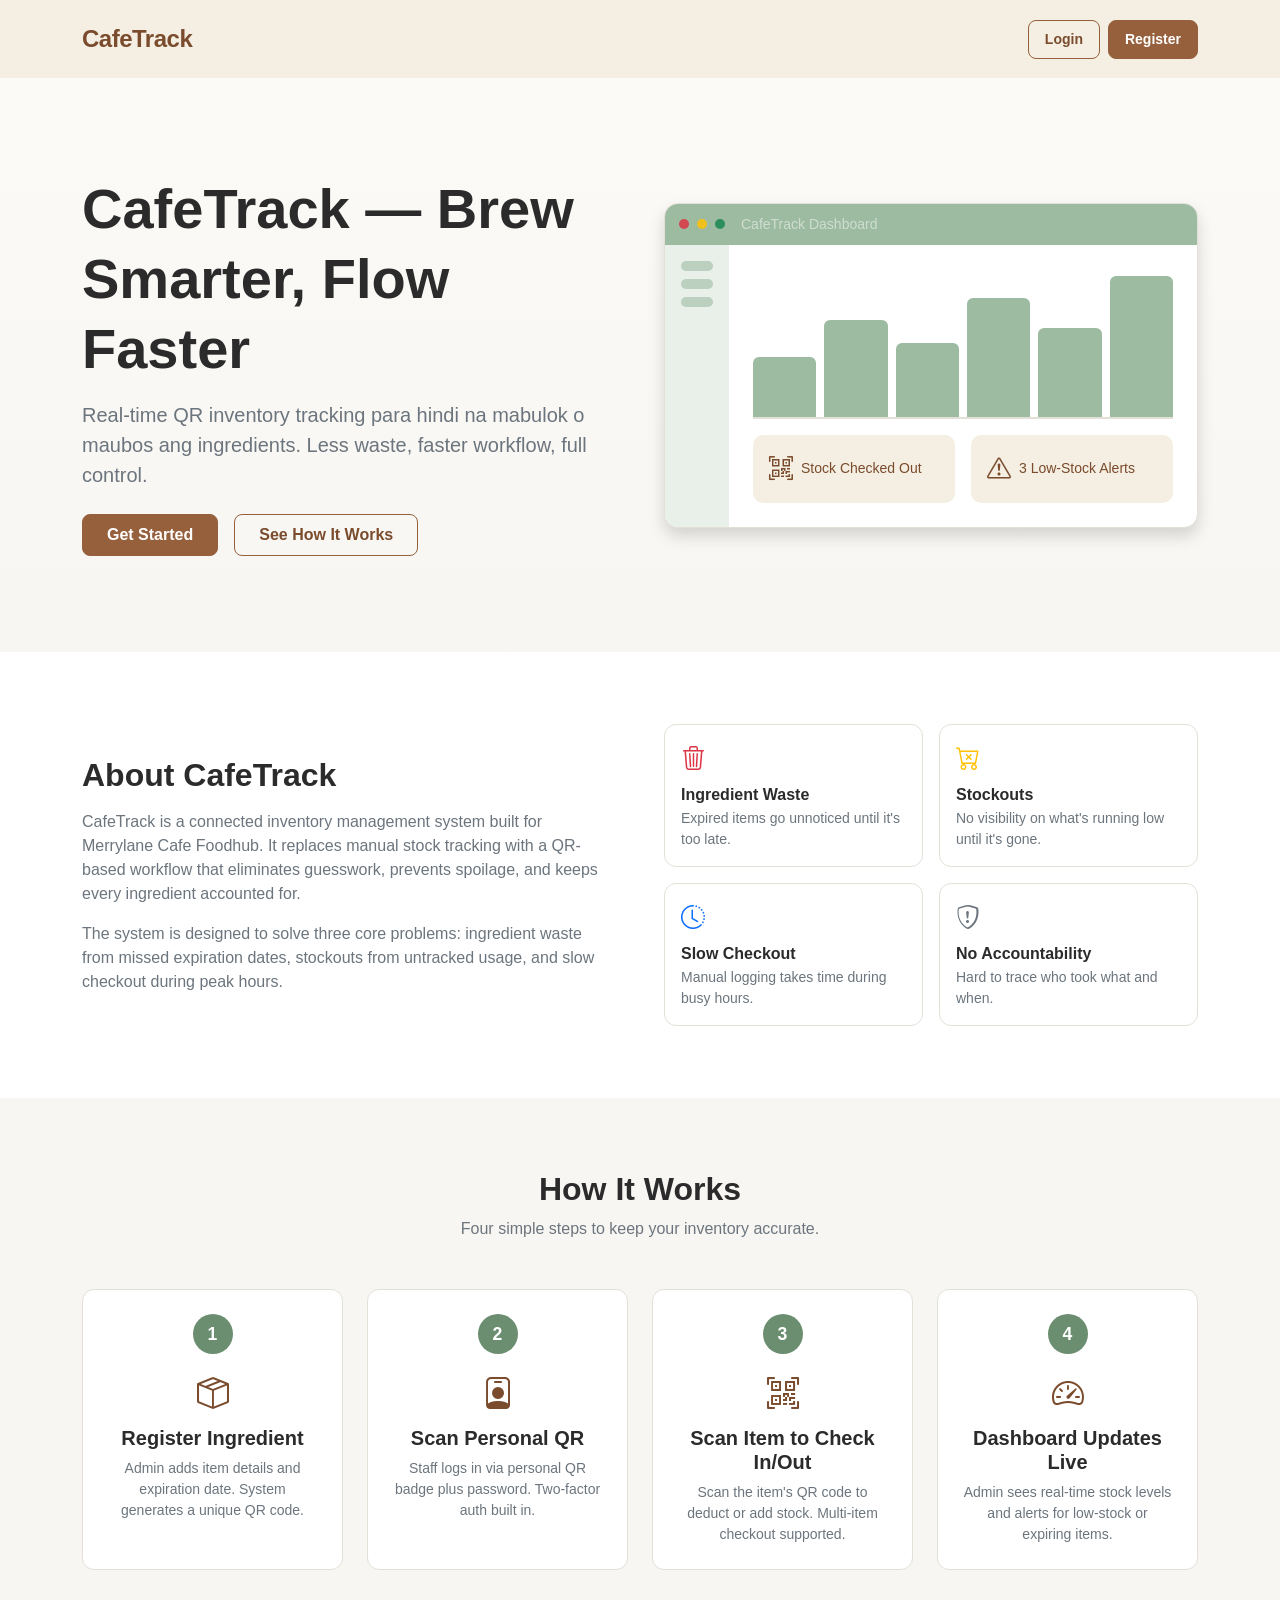
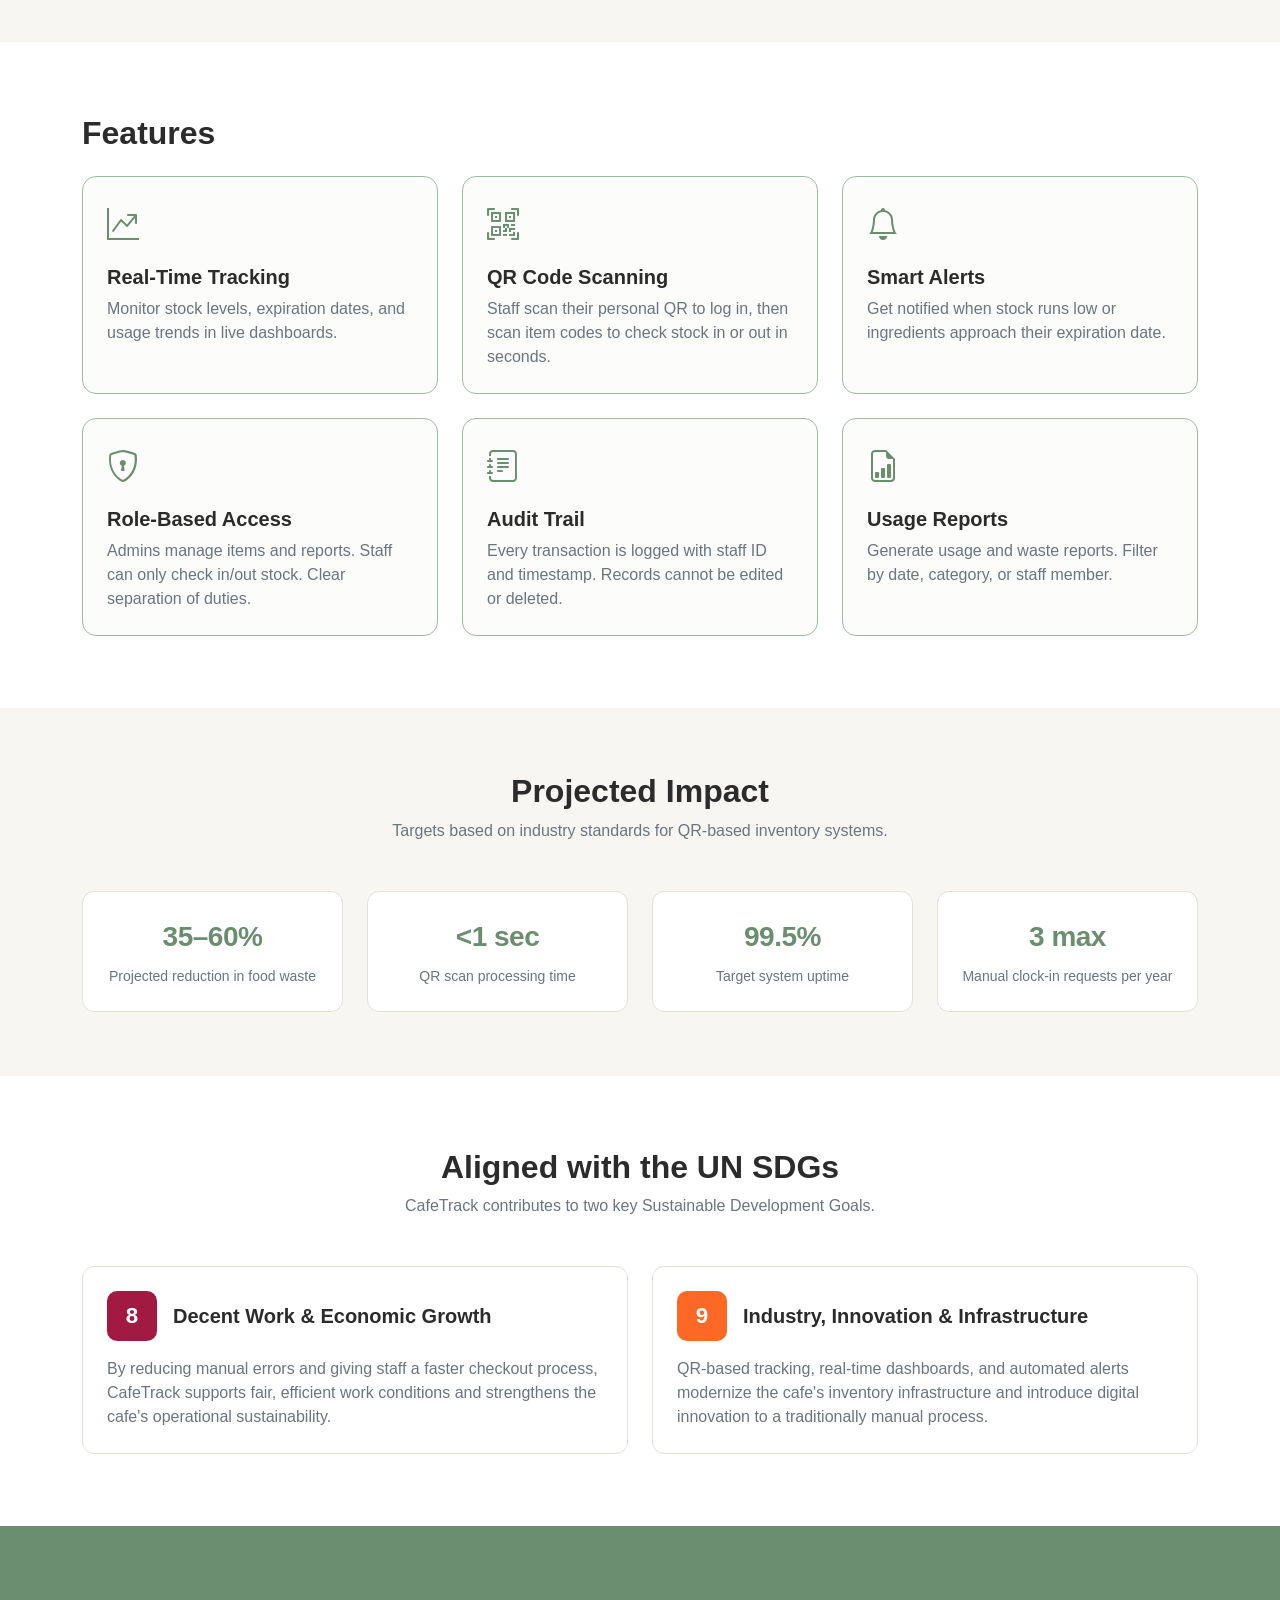
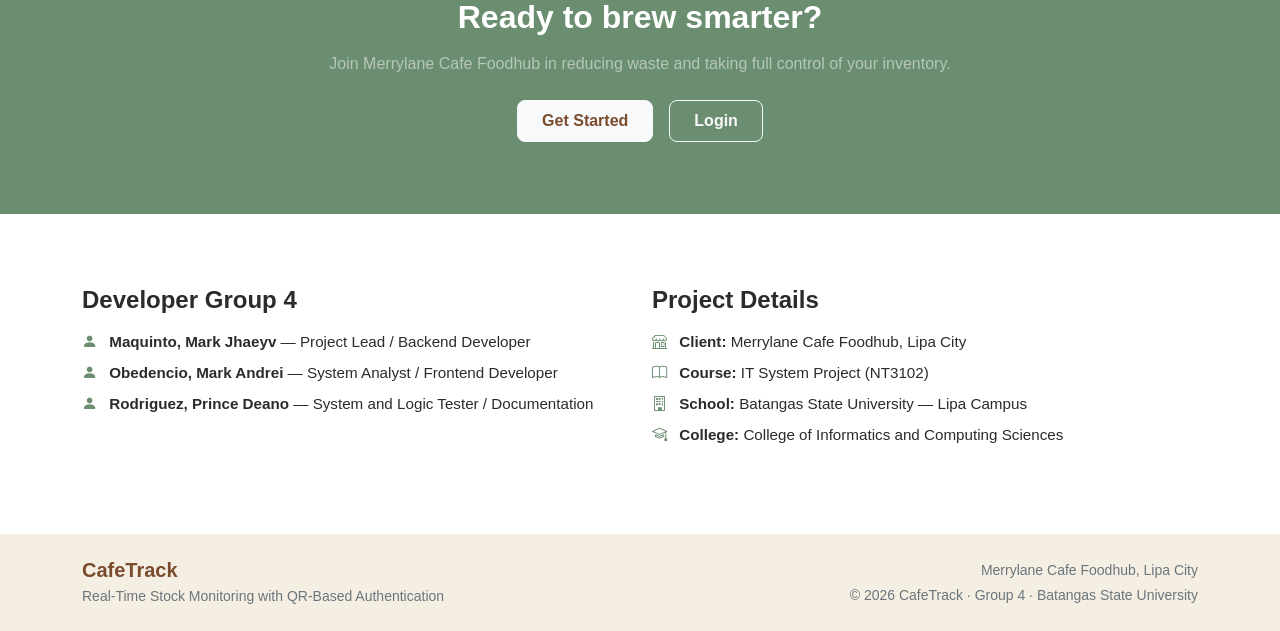
<file: index.html>
<!DOCTYPE html>
<html lang="en">
<head>
  <meta charset="UTF-8">
  <meta name="viewport" content="width=device-width, initial-scale=1.0">
  <title>CafeTrack | Real-Time QR Inventory Tracking</title>

  <link href="https://cdn.jsdelivr.net/npm/bootstrap@5.3.3/dist/css/bootstrap.min.css" rel="stylesheet">
  <link href="https://cdn.jsdelivr.net/npm/bootstrap-icons@1.11.3/font/bootstrap-icons.min.css" rel="stylesheet">
  <link rel="stylesheet" href="landing.css">
</head>
<body>

  <nav class="navbar bf-navbar py-3">
    <div class="container">
      <a class="navbar-brand fw-bold" href="index.html">CafeTrack</a>
      <div class="d-flex gap-2 ms-auto">
        <a href="login.html" class="btn btn-login btn-sm px-3 py-2">Login</a>
        <a href="register.html" class="btn btn-coffee btn-sm px-3 py-2">Register</a>
      </div>
    </div>
  </nav>

  <header class="bf-hero py-5">
    <div class="container py-lg-5">
      <div class="row align-items-center g-5">

        <div class="col-lg-6">
          <h1 class="display-4 fw-bold lh-sm">CafeTrack — Brew Smarter, Flow Faster</h1>
          <p class="lead text-secondary mt-3">
            Real-time QR inventory tracking para hindi na mabulok o maubos ang ingredients. Less waste, faster workflow, full control.
          </p>
          <div class="d-flex gap-3 mt-4 flex-wrap">
            <a href="register.html" class="btn btn-coffee px-4 py-2">Get Started</a>
            <a href="#how" class="btn btn-login px-4 py-2">See How It Works</a>
          </div>
        </div>

        <div class="col-lg-6">
          <div class="dash-window shadow">
            <div class="dash-topbar d-flex align-items-center gap-2">
              <span class="dot bg-danger"></span>
              <span class="dot bg-warning"></span>
              <span class="dot bg-success"></span>
              <span class="ms-2 small text-white-50">CafeTrack Dashboard</span>
            </div>
            <div class="dash-body d-flex">
              <div class="dash-sidebar d-none d-sm-flex flex-column gap-2 p-3">
                <span></span><span></span><span></span>
              </div>
              <div class="flex-grow-1 p-3 p-sm-4">
                <div class="chart d-flex align-items-end gap-2 mb-3">
                  <div style="height:40%"></div>
                  <div style="height:65%"></div>
                  <div style="height:50%"></div>
                  <div style="height:80%"></div>
                  <div style="height:60%"></div>
                  <div style="height:95%"></div>
                </div>
                <div class="row g-3">
                  <div class="col-6">
                    <div class="stat-box p-3 d-flex align-items-center gap-2">
                      <i class="bi bi-qr-code-scan fs-4"></i>
                      <div class="small">Stock Checked Out</div>
                    </div>
                  </div>
                  <div class="col-6">
                    <div class="stat-box p-3 d-flex align-items-center gap-2">
                      <i class="bi bi-exclamation-triangle fs-4"></i>
                      <div class="small">3 Low-Stock Alerts</div>
                    </div>
                  </div>
                </div>
              </div>
            </div>
          </div>
        </div>

      </div>
    </div>
  </header>

  <section id="about" class="bf-section py-5">
    <div class="container py-lg-4">
      <div class="row align-items-center g-5">
        <div class="col-lg-6">
          <h2 class="fw-bold mb-3">About CafeTrack</h2>
          <p class="text-secondary">
            CafeTrack is a connected inventory management system built for Merrylane Cafe Foodhub.
            It replaces manual stock tracking with a QR-based workflow that eliminates guesswork,
            prevents spoilage, and keeps every ingredient accounted for.
          </p>
          <p class="text-secondary mb-0">
            The system is designed to solve three core problems: ingredient waste from missed
            expiration dates, stockouts from untracked usage, and slow checkout during peak hours.
          </p>
        </div>
        <div class="col-lg-6">
          <div class="row g-3">
            <div class="col-6">
              <div class="problem-card p-3">
                <i class="bi bi-trash3 fs-4 text-danger"></i>
                <h6 class="fw-bold mt-2 mb-1">Ingredient Waste</h6>
                <p class="small text-secondary mb-0">Expired items go unnoticed until it's too late.</p>
              </div>
            </div>
            <div class="col-6">
              <div class="problem-card p-3">
                <i class="bi bi-cart-x fs-4 text-warning"></i>
                <h6 class="fw-bold mt-2 mb-1">Stockouts</h6>
                <p class="small text-secondary mb-0">No visibility on what's running low until it's gone.</p>
              </div>
            </div>
            <div class="col-6">
              <div class="problem-card p-3">
                <i class="bi bi-clock-history fs-4 text-primary"></i>
                <h6 class="fw-bold mt-2 mb-1">Slow Checkout</h6>
                <p class="small text-secondary mb-0">Manual logging takes time during busy hours.</p>
              </div>
            </div>
            <div class="col-6">
              <div class="problem-card p-3">
                <i class="bi bi-shield-exclamation fs-4 text-secondary"></i>
                <h6 class="fw-bold mt-2 mb-1">No Accountability</h6>
                <p class="small text-secondary mb-0">Hard to trace who took what and when.</p>
              </div>
            </div>
          </div>
        </div>
      </div>
    </div>
  </section>

  <section id="how" class="bf-section-alt py-5">
    <div class="container py-lg-4">
      <div class="text-center mb-5">
        <h2 class="fw-bold">How It Works</h2>
        <p class="text-secondary">Four simple steps to keep your inventory accurate.</p>
      </div>
      <div class="row g-4">

        <div class="col-md-6 col-lg-3">
          <div class="step-card h-100 p-4 text-center">
            <div class="step-number mx-auto mb-3">1</div>
            <i class="bi bi-box-seam fs-2 mb-2"></i>
            <h5 class="fw-bold mt-2">Register Ingredient</h5>
            <p class="small text-secondary mb-0">Admin adds item details and expiration date. System generates a unique QR code.</p>
          </div>
        </div>

        <div class="col-md-6 col-lg-3">
          <div class="step-card h-100 p-4 text-center">
            <div class="step-number mx-auto mb-3">2</div>
            <i class="bi bi-person-badge fs-2 mb-2"></i>
            <h5 class="fw-bold mt-2">Scan Personal QR</h5>
            <p class="small text-secondary mb-0">Staff logs in via personal QR badge plus password. Two-factor auth built in.</p>
          </div>
        </div>

        <div class="col-md-6 col-lg-3">
          <div class="step-card h-100 p-4 text-center">
            <div class="step-number mx-auto mb-3">3</div>
            <i class="bi bi-qr-code-scan fs-2 mb-2"></i>
            <h5 class="fw-bold mt-2">Scan Item to Check In/Out</h5>
            <p class="small text-secondary mb-0">Scan the item's QR code to deduct or add stock. Multi-item checkout supported.</p>
          </div>
        </div>

        <div class="col-md-6 col-lg-3">
          <div class="step-card h-100 p-4 text-center">
            <div class="step-number mx-auto mb-3">4</div>
            <i class="bi bi-speedometer2 fs-2 mb-2"></i>
            <h5 class="fw-bold mt-2">Dashboard Updates Live</h5>
            <p class="small text-secondary mb-0">Admin sees real-time stock levels and alerts for low-stock or expiring items.</p>
          </div>
        </div>

      </div>
    </div>
  </section>

  <section id="features" class="bf-features py-5">
    <div class="container py-lg-4">
      <h2 class="fw-bold mb-4">Features</h2>
      <div class="row g-4">

        <div class="col-md-4">
          <div class="feature-card h-100 p-4">
            <i class="bi bi-graph-up-arrow feature-icon"></i>
            <h5 class="fw-bold mt-3">Real-Time Tracking</h5>
            <p class="text-secondary mb-0">Monitor stock levels, expiration dates, and usage trends in live dashboards.</p>
          </div>
        </div>

        <div class="col-md-4">
          <div class="feature-card h-100 p-4">
            <i class="bi bi-qr-code-scan feature-icon"></i>
            <h5 class="fw-bold mt-3">QR Code Scanning</h5>
            <p class="text-secondary mb-0">Staff scan their personal QR to log in, then scan item codes to check stock in or out in seconds.</p>
          </div>
        </div>

        <div class="col-md-4">
          <div class="feature-card h-100 p-4">
            <i class="bi bi-bell feature-icon"></i>
            <h5 class="fw-bold mt-3">Smart Alerts</h5>
            <p class="text-secondary mb-0">Get notified when stock runs low or ingredients approach their expiration date.</p>
          </div>
        </div>

        <div class="col-md-4">
          <div class="feature-card h-100 p-4">
            <i class="bi bi-shield-lock feature-icon"></i>
            <h5 class="fw-bold mt-3">Role-Based Access</h5>
            <p class="text-secondary mb-0">Admins manage items and reports. Staff can only check in/out stock. Clear separation of duties.</p>
          </div>
        </div>

        <div class="col-md-4">
          <div class="feature-card h-100 p-4">
            <i class="bi bi-journal-text feature-icon"></i>
            <h5 class="fw-bold mt-3">Audit Trail</h5>
            <p class="text-secondary mb-0">Every transaction is logged with staff ID and timestamp. Records cannot be edited or deleted.</p>
          </div>
        </div>

        <div class="col-md-4">
          <div class="feature-card h-100 p-4">
            <i class="bi bi-file-earmark-bar-graph feature-icon"></i>
            <h5 class="fw-bold mt-3">Usage Reports</h5>
            <p class="text-secondary mb-0">Generate usage and waste reports. Filter by date, category, or staff member.</p>
          </div>
        </div>

      </div>
    </div>
  </section>

  <section class="bf-section-alt py-5">
    <div class="container py-lg-3">
      <div class="text-center mb-5">
        <h2 class="fw-bold">Projected Impact</h2>
        <p class="text-secondary">Targets based on industry standards for QR-based inventory systems.</p>
      </div>
      <div class="row g-4 text-center">
        <div class="col-6 col-lg-3">
          <div class="stat-card p-4">
            <div class="stat-value fw-bold">35–60%</div>
            <p class="small text-secondary mb-0 mt-2">Projected reduction in food waste</p>
          </div>
        </div>
        <div class="col-6 col-lg-3">
          <div class="stat-card p-4">
            <div class="stat-value fw-bold">&lt;1 sec</div>
            <p class="small text-secondary mb-0 mt-2">QR scan processing time</p>
          </div>
        </div>
        <div class="col-6 col-lg-3">
          <div class="stat-card p-4">
            <div class="stat-value fw-bold">99.5%</div>
            <p class="small text-secondary mb-0 mt-2">Target system uptime</p>
          </div>
        </div>
        <div class="col-6 col-lg-3">
          <div class="stat-card p-4">
            <div class="stat-value fw-bold">3 max</div>
            <p class="small text-secondary mb-0 mt-2">Manual clock-in requests per year</p>
          </div>
        </div>
      </div>
    </div>
  </section>

  <section id="sdg" class="bf-section py-5">
    <div class="container py-lg-4">
      <div class="text-center mb-5">
        <h2 class="fw-bold">Aligned with the UN SDGs</h2>
        <p class="text-secondary">CafeTrack contributes to two key Sustainable Development Goals.</p>
      </div>
      <div class="row g-4">

        <div class="col-md-6">
          <div class="sdg-card h-100 p-4">
            <div class="d-flex align-items-center gap-3 mb-3">
              <div class="sdg-badge sdg8">8</div>
              <h5 class="fw-bold mb-0">Decent Work &amp; Economic Growth</h5>
            </div>
            <p class="text-secondary mb-0">
              By reducing manual errors and giving staff a faster checkout process,
              CafeTrack supports fair, efficient work conditions and strengthens the
              cafe's operational sustainability.
            </p>
          </div>
        </div>

        <div class="col-md-6">
          <div class="sdg-card h-100 p-4">
            <div class="d-flex align-items-center gap-3 mb-3">
              <div class="sdg-badge sdg9">9</div>
              <h5 class="fw-bold mb-0">Industry, Innovation &amp; Infrastructure</h5>
            </div>
            <p class="text-secondary mb-0">
              QR-based tracking, real-time dashboards, and automated alerts modernize
              the cafe's inventory infrastructure and introduce digital innovation to
              a traditionally manual process.
            </p>
          </div>
        </div>

      </div>
    </div>
  </section>

  <section class="bf-cta py-5">
    <div class="container py-lg-4 text-center">
      <h2 class="fw-bold text-white mb-3">Ready to brew smarter?</h2>
      <p class="text-white-50 mb-4">
        Join Merrylane Cafe Foodhub in reducing waste and taking full control of your inventory.
      </p>
      <div class="d-flex gap-3 justify-content-center flex-wrap">
        <a href="register.html" class="btn btn-light px-4 py-2 fw-bold">Get Started</a>
        <a href="login.html" class="btn btn-outline-light px-4 py-2">Login</a>
      </div>
    </div>
  </section>

  <section class="bf-section py-5">
    <div class="container py-lg-4">
      <div class="row g-4">

        <div class="col-lg-6">
          <h4 class="fw-bold mb-3">Developer Group 4</h4>
          <ul class="list-unstyled team-list">
            <li class="mb-2">
              <i class="bi bi-person-fill me-2"></i>
              <strong>Maquinto, Mark Jhaeyv</strong> — Project Lead / Backend Developer
            </li>
            <li class="mb-2">
              <i class="bi bi-person-fill me-2"></i>
              <strong>Obedencio, Mark Andrei</strong> — System Analyst / Frontend Developer
            </li>
            <li class="mb-2">
              <i class="bi bi-person-fill me-2"></i>
              <strong>Rodriguez, Prince Deano</strong> — System and Logic Tester / Documentation
            </li>
          </ul>
        </div>

        <div class="col-lg-6">
          <h4 class="fw-bold mb-3">Project Details</h4>
          <ul class="list-unstyled team-list">
            <li class="mb-2">
              <i class="bi bi-shop me-2"></i>
              <strong>Client:</strong> Merrylane Cafe Foodhub, Lipa City
            </li>
            <li class="mb-2">
              <i class="bi bi-book me-2"></i>
              <strong>Course:</strong> IT System Project (NT3102)
            </li>
            <li class="mb-2">
              <i class="bi bi-building me-2"></i>
              <strong>School:</strong> Batangas State University — Lipa Campus
            </li>
            <li class="mb-2">
              <i class="bi bi-mortarboard me-2"></i>
              <strong>College:</strong> College of Informatics and Computing Sciences
            </li>
          </ul>
        </div>

      </div>
    </div>
  </section>

  <footer class="bf-footer py-4">
    <div class="container">
      <div class="row gy-3 align-items-center">
        <div class="col-md-6 text-center text-md-start">
          <h5 class="fw-bold mb-1">CafeTrack</h5>
          <p class="small text-secondary mb-0">
            Real-Time Stock Monitoring with QR-Based Authentication
          </p>
        </div>
        <div class="col-md-6 text-center text-md-end">
          <p class="small text-secondary mb-1">
            Merrylane Cafe Foodhub, Lipa City
          </p>
          <p class="small text-secondary mb-0">
            © 2026 CafeTrack · Group 4 · Batangas State University
          </p>
        </div>
      </div>
    </div>
  </footer>

</body>
</html>
</file>
<file: landing.css>
:root {
  --sage: #9DBBA1;
  --sage-dark: #6B8E70;
  --sage-light: #E8F0E9;
  --cream: #F4EFE2;
  --paper: #F7F6F3;
  --coffee: #96603C;
  --coffee-dark: #7A4B2C;
  --ink: #2B2B2B;
}

body {
  background: var(--paper);
  color: var(--ink);
  font-family: "Segoe UI", Tahoma, Geneva, Verdana, sans-serif;
}

.bf-navbar { background: var(--cream); }
.navbar-brand { color: var(--coffee-dark); font-size: 1.5rem; letter-spacing: -0.5px; }

.btn-coffee {
  --bs-btn-bg: var(--coffee);
  --bs-btn-border-color: var(--coffee);
  --bs-btn-color: #fff;
  --bs-btn-hover-bg: var(--coffee-dark);
  --bs-btn-hover-border-color: var(--coffee-dark);
  --bs-btn-hover-color: #fff;
  --bs-btn-active-bg: var(--coffee-dark);
  --bs-btn-active-border-color: var(--coffee-dark);
  border-radius: 0.5rem;
  font-weight: 600;
}

.btn-login {
  --bs-btn-bg: transparent;
  --bs-btn-border-color: var(--coffee);
  --bs-btn-color: var(--coffee-dark);
  --bs-btn-hover-bg: var(--coffee);
  --bs-btn-hover-border-color: var(--coffee);
  --bs-btn-hover-color: #fff;
  --bs-btn-active-bg: var(--coffee-dark);
  --bs-btn-active-border-color: var(--coffee-dark);
  --bs-btn-active-color: #fff;
  border-radius: 0.5rem;
  font-weight: 600;
  transition: all 0.2s ease;
}

.bf-hero { background: linear-gradient(180deg, #FBFAF7 0%, var(--paper) 100%); }
.bf-badge {
  background: var(--sage-light);
  color: var(--sage-dark);
  font-weight: 600;
  padding: 0.5em 1em;
  border-radius: 999px;
}

.dash-window { background: #fff; border: 1px solid #E3E0D8; border-radius: 14px; overflow: hidden; }
.dash-topbar { background: var(--sage); padding: 10px 14px; }
.dot { width: 10px; height: 10px; border-radius: 50%; display: inline-block; opacity: 0.85; }
.dash-sidebar { background: var(--sage-light); min-width: 64px; }
.dash-sidebar span { display: block; height: 10px; border-radius: 5px; background: var(--sage); opacity: 0.6; }
.chart { height: 150px; border-bottom: 2px solid #E3E0D8; }
.chart div { flex: 1; background: var(--sage); border-radius: 6px 6px 0 0; }
.stat-box { background: var(--cream); border-radius: 10px; color: var(--coffee-dark); }

.bf-features { background: #fff; }
.feature-card {
  background: #FCFCFA;
  border: 1px solid var(--sage);
  border-radius: 14px;
  transition: transform 0.2s, box-shadow 0.2s;
}
.feature-card:hover { transform: translateY(-4px); box-shadow: 0 10px 24px rgba(43, 43, 43, 0.08); }
.feature-icon { font-size: 2rem; color: var(--sage-dark); }

.bf-footer { background: var(--cream); color: var(--coffee-dark); }

.bf-section { background: #ffffff; }
.bf-section-alt { background: var(--paper); }

.problem-card {
  background: #ffffff;
  border: 1px solid #E3E0D8;
  border-radius: 12px;
  height: 100%;
  transition: transform 0.2s, box-shadow 0.2s;
}
.problem-card:hover {
  transform: translateY(-3px);
  box-shadow: 0 8px 20px rgba(43, 43, 43, 0.06);
}

.step-card {
  background: #ffffff;
  border: 1px solid #E3E0D8;
  border-radius: 12px;
  position: relative;
  transition: transform 0.2s, box-shadow 0.2s;
}
.step-card:hover {
  transform: translateY(-4px);
  box-shadow: 0 10px 24px rgba(43, 43, 43, 0.08);
}
.step-number {
  width: 40px;
  height: 40px;
  border-radius: 50%;
  background: var(--sage-dark);
  color: #fff;
  display: flex;
  align-items: center;
  justify-content: center;
  font-weight: bold;
  font-size: 1.1rem;
}
.step-card i { color: var(--coffee-dark); }

.stat-card {
  background: #ffffff;
  border: 1px solid #E3E0D8;
  border-radius: 12px;
  height: 100%;
}
.stat-value {
  font-size: 1.75rem;
  color: var(--sage-dark);
  letter-spacing: -0.5px;
}

.sdg-card {
  background: #ffffff;
  border: 1px solid #E3E0D8;
  border-radius: 12px;
  transition: transform 0.2s, box-shadow 0.2s;
}
.sdg-card:hover {
  transform: translateY(-3px);
  box-shadow: 0 8px 20px rgba(43, 43, 43, 0.06);
}
.sdg-badge {
  width: 50px;
  height: 50px;
  border-radius: 10px;
  color: #fff;
  font-weight: bold;
  font-size: 1.4rem;
  display: flex;
  align-items: center;
  justify-content: center;
  flex-shrink: 0;
}
.sdg8 { background: #A21942; }
.sdg9 { background: #FD6925; }

.bf-cta {
  background: var(--sage-dark);
}
.bf-cta .btn-light {
  color: var(--coffee-dark);
  font-weight: 600;
  border-radius: 0.5rem;
}
.bf-cta .btn-outline-light {
  border-radius: 0.5rem;
  font-weight: 600;
}

.team-list li {
  font-size: 0.95rem;
  color: var(--ink);
}
.team-list i {
  color: var(--sage-dark);
}

section[id] {
  scroll-margin-top: 80px;
}
</file>
